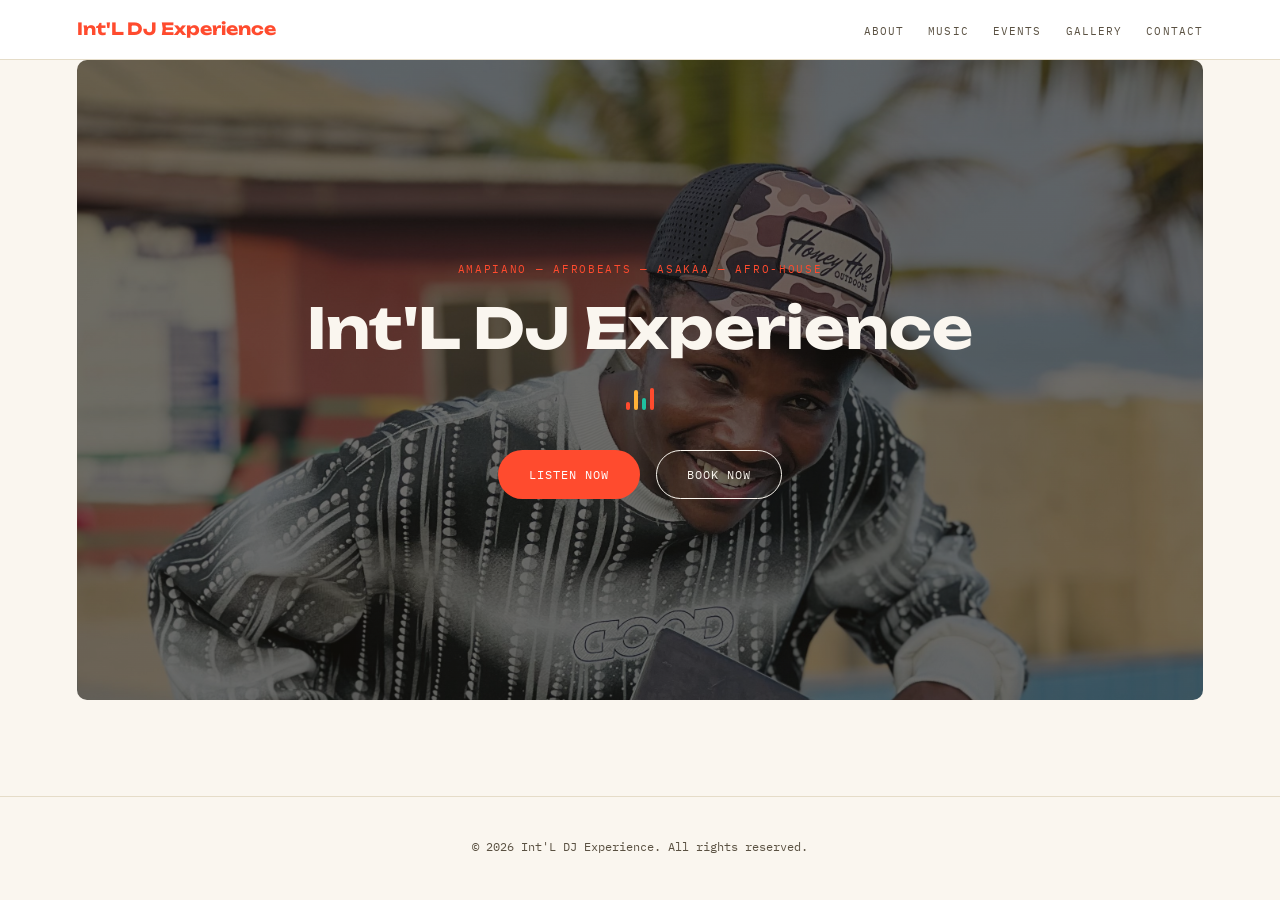
<file: index.html>
<!DOCTYPE html>
<html lang="en">
<head>
  <meta charset="UTF-8">
  <meta name="viewport" content="width=device-width, initial-scale=1.0">
  <title>Int'L DJ Experience</title>
  <meta name="description" content="Int'L DJ Experience — Amapiano, Afrobeats, Asakaa, and Afro-house mixes and live sets from Kumasi, Ghana.">
  <link rel="icon" type="image/png" sizes="32x32" href="images/favicon-32.png">
<link rel="apple-touch-icon" href="images/apple-touch-icon.png">

<meta property="og:title" content="Int'L DJ Experience">
<meta property="og:description" content="Amapiano, Afrobeats, Asakaa, and Afro-house mixes from Kumasi, Ghana.">
<meta property="og:image" content="https://intldjexperience.netlify.app/images/og-image.png">
<meta property="og:url" content="https://intldjexperience.netlify.app">
<meta name="twitter:card" content="summary_large_image">

  <link rel="preconnect" href="https://fonts.googleapis.com">
  <link rel="preconnect" href="https://fonts.gstatic.com" crossorigin>
  <link href="https://fonts.googleapis.com/css2?family=Unbounded:wght@500;600;700;800&family=Manrope:wght@400;500;600;700&family=IBM+Plex+Mono:wght@400;500&display=swap" rel="stylesheet">

  <link rel="stylesheet" href="css/style.css">
</head>
<body>

  <a href="#main-content" class="skip-link">Skip to main content</a>

  <header>
    <nav class="navbar">
            <a href="index.html" class="nav-logo">Int'L DJ Experience</a>
      <button class="nav-toggle" aria-label="Toggle menu" aria-expanded="false">
        <span></span><span></span><span></span>
      </button>
      <ul class="nav-links">
        <li><a href="about.html">About</a></li>
        <li><a href="music.html">Music</a></li>
        <li><a href="events.html">Events</a></li>
        <li><a href="gallery.html">Gallery</a></li>
        <li><a href="contact.html">Contact</a></li>
      </ul>
    </nav>
  </header>

  <main id="main-content">
        <section id="hero">
      <p class="hero-genre">Amapiano — Afrobeats — Asakaa — Afro-house</p>
      <h1 class="hero-title">Int'L DJ Experience</h1>

      <div class="pulse-line">
        <span class="pulse-bar"></span>
        <span class="pulse-bar"></span>
        <span class="pulse-bar"></span>
        <span class="pulse-bar"></span>
      </div>

      <div class="hero-actions">
        <a href="music.html" class="btn btn-primary">Listen now</a>
        <a href="contact.html" class="btn btn-secondary">Book now</a>
      </div>
    </section>
  </main>

  <footer>
    <p>&copy; 2026 Int'L DJ Experience. All rights reserved.</p>
  </footer>
  <script src="js/main.js"></script>
</body>
</html>
</file>
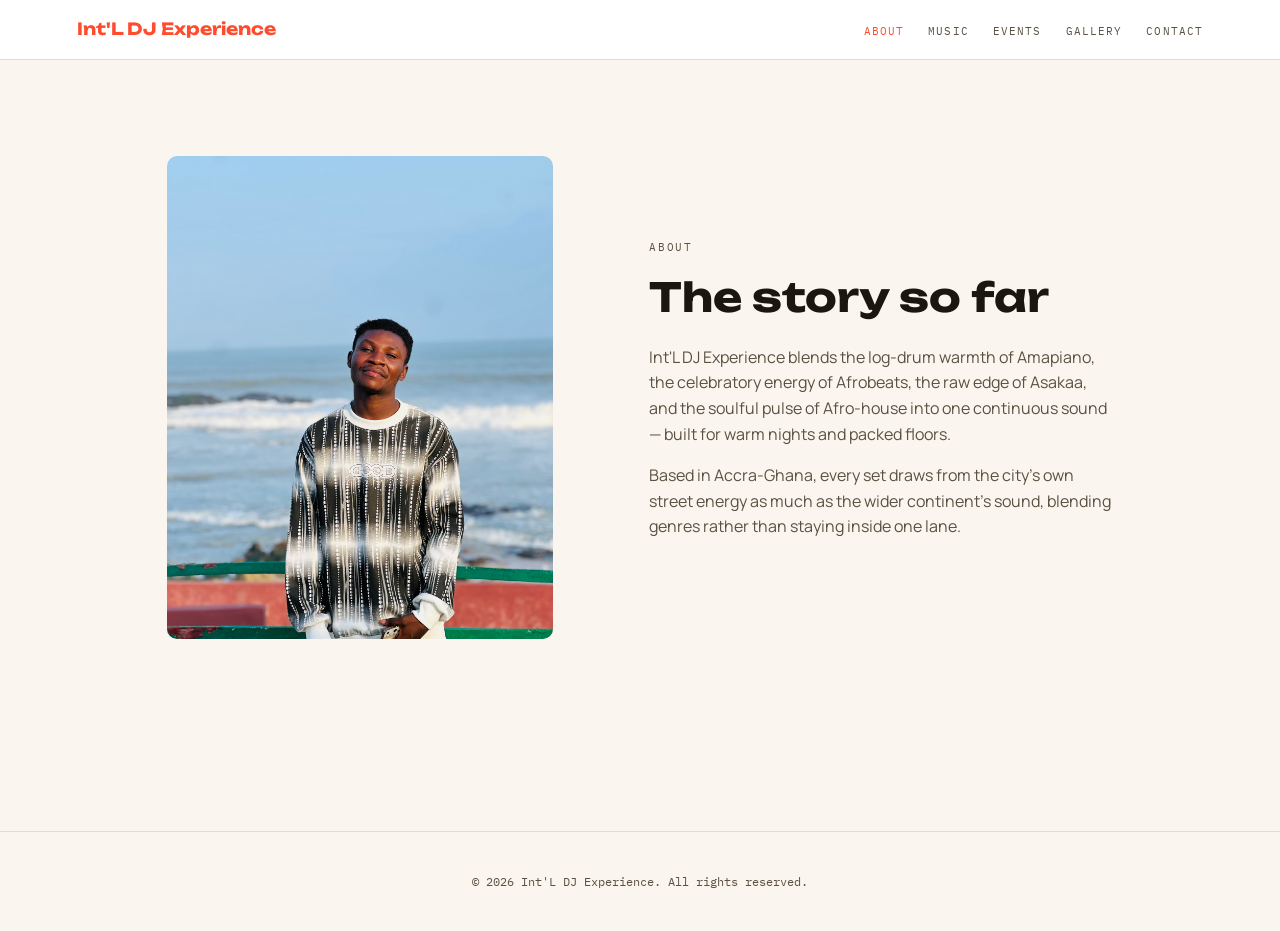
<file: about.html>
<!DOCTYPE html>
<html lang="en">
<head>
  <meta charset="UTF-8">
  <meta name="viewport" content="width=device-width, initial-scale=1.0">
  <title>About — Int'L DJ Experience</title>
  <meta name="description" content="Learn about Int'L DJ Experience, blending Amapiano, Afrobeats, Asakaa, and Afro-house into one continuous sound.">
  <link rel="icon" type="image/png" sizes="32x32" href="images/favicon-32.png">
<link rel="apple-touch-icon" href="images/apple-touch-icon.png">

<meta property="og:title" content="Int'L DJ Experience">
<meta property="og:description" content="Amapiano, Afrobeats, Asakaa, and Afro-house mixes from Kumasi, Ghana.">
<meta property="og:image" content="https://intldjexperience.netlify.app/images/og-image.png">
<meta property="og:url" content="https://intldjexperience.netlify.app">
<meta name="twitter:card" content="summary_large_image">

  <link rel="preconnect" href="https://fonts.googleapis.com">
  <link rel="preconnect" href="https://fonts.gstatic.com" crossorigin>
  <link href="https://fonts.googleapis.com/css2?family=Unbounded:wght@500;600;700;800&family=Manrope:wght@400;500;600;700&family=IBM+Plex+Mono:wght@400;500&display=swap" rel="stylesheet">

  <link rel="stylesheet" href="css/style.css">
</head>
<body>

    <a href="#main-content" class="skip-link">Skip to main content</a>

  <header>
    <nav class="navbar">
      <a href="index.html" class="nav-logo">Int'L DJ Experience</a>
      <ul class="nav-links">
        <li><a href="about.html" class="active">About</a></li>
        <li><a href="music.html">Music</a></li>
        <li><a href="events.html">Events</a></li>
        <li><a href="gallery.html">Gallery</a></li>
        <li><a href="contact.html">Contact</a></li>
      </ul>
    </nav>
  </header>

  <main id="main-content">
    <section class="about-section">
      <div class="about-photo">
  <img src="images/about-my-pic.jpg" alt="Int'L DJ Experience portrait">
</div>

      <div class="about-text">
        <p class="about-eyebrow">About</p>
        <h1>The story so far</h1>
        <p>
          Int'L DJ Experience blends the log-drum warmth of Amapiano, the
          celebratory energy of Afrobeats, the raw edge of Asakaa, and the
          soulful pulse of Afro-house into one continuous sound — built for
          warm nights and packed floors.
        </p>
        <p>
          Based in Accra-Ghana, every set draws from the city's own street energy
          as much as the wider continent's sound, blending genres rather
          than staying inside one lane.
        </p>
      </div>
    </section>
  </main>

  <footer>
    <p>&copy; 2026 Int'L DJ Experience. All rights reserved.</p>
  </footer>

</body>
</html>
</file>
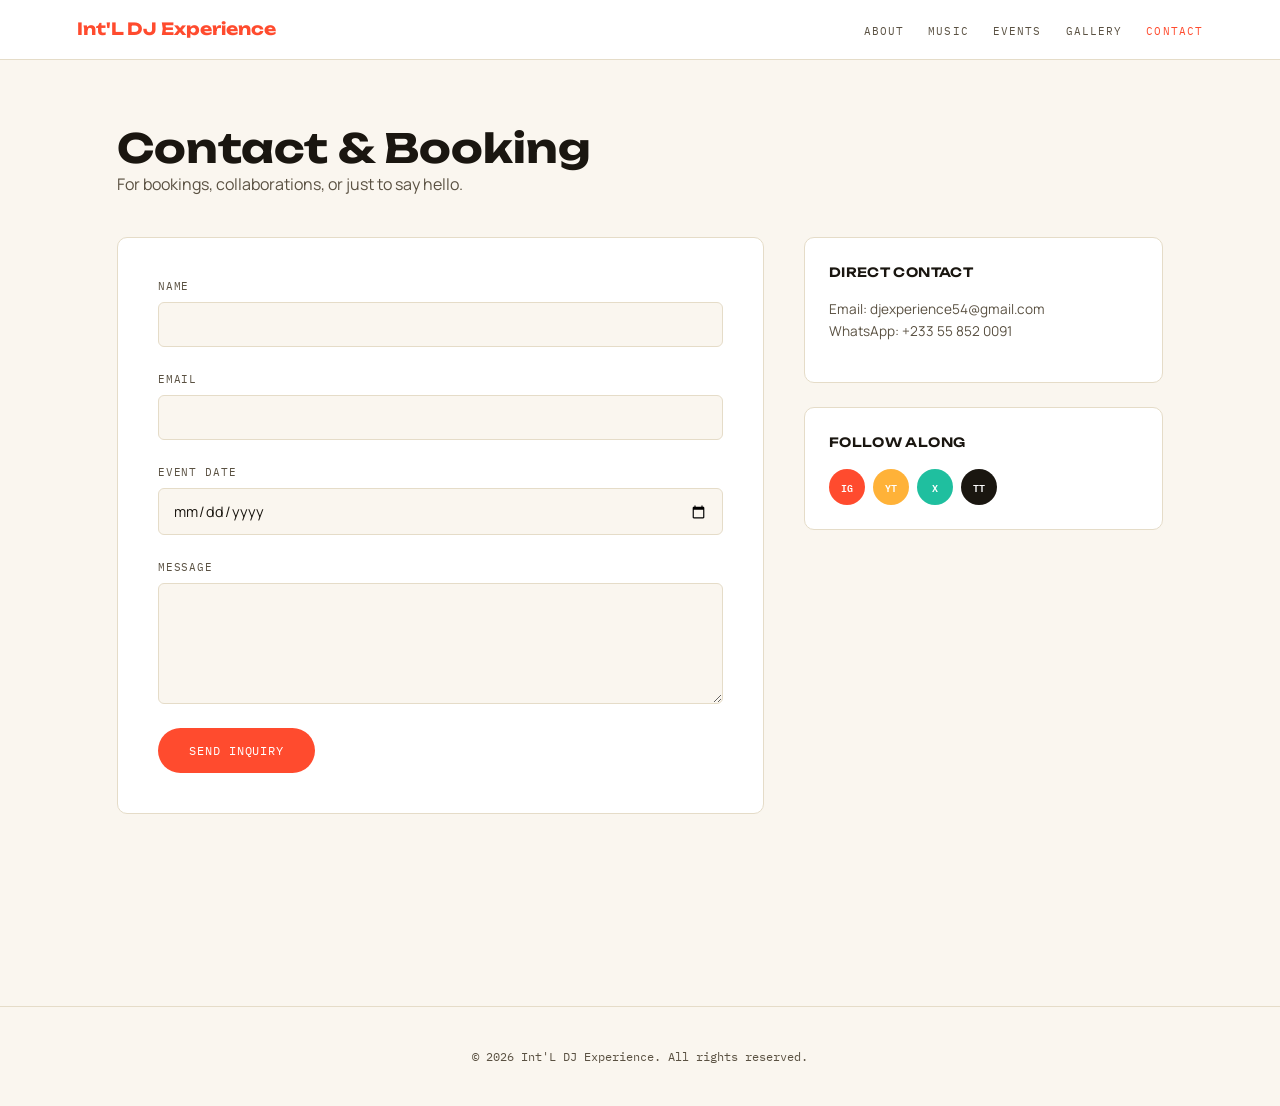
<file: contact.html>
<!DOCTYPE html>
<html lang="en">
<head>
  <meta charset="UTF-8">
  <meta name="viewport" content="width=device-width, initial-scale=1.0">
  <title>Contact — Int'L DJ Experience</title>
  <meta name="description" content="Stream and download the latest Amapiano, Afrobeats, Asakaa, and Afro-house mixtapes from Int'L DJ Experience.">
  <link rel="icon" type="image/png" sizes="32x32" href="images/favicon-32.png">
<link rel="apple-touch-icon" href="images/apple-touch-icon.png">

<meta property="og:title" content="Int'L DJ Experience">
<meta property="og:description" content="Amapiano, Afrobeats, Asakaa, and Afro-house mixes from Kumasi, Ghana.">
<meta property="og:image" content="https://intldjexperience.netlify.app/images/og-image.png">
<meta property="og:url" content="https://intldjexperience.netlify.app">
<meta name="twitter:card" content="summary_large_image">

  <link rel="preconnect" href="https://fonts.googleapis.com">
  <link rel="preconnect" href="https://fonts.gstatic.com" crossorigin>
  <link href="https://fonts.googleapis.com/css2?family=Unbounded:wght@500;600;700;800&family=Manrope:wght@400;500;600;700&family=IBM+Plex+Mono:wght@400;500&display=swap" rel="stylesheet">

  <link rel="stylesheet" href="css/style.css">
</head>
<body>

  <a href="#main-content" class="skip-link">Skip to main content</a>

  <header>
    <nav class="navbar">
      <a href="index.html" class="nav-logo">Int'L DJ Experience</a>
      <button class="nav-toggle" aria-label="Toggle menu" aria-expanded="false">
        <span></span><span></span><span></span>
      </button>
      <ul class="nav-links">
        <li><a href="about.html">About</a></li>
        <li><a href="music.html">Music</a></li>
        <li><a href="events.html">Events</a></li>
        <li><a href="gallery.html">Gallery</a></li>
        <li><a href="contact.html" class="active">Contact</a></li>
      </ul>
    </nav>
  </header>

  <main id="main-content">
    <div class="page-wrap">

      <h1>Contact &amp; Booking</h1>
      <p class="section-intro">For bookings, collaborations, or just to say hello.</p>

      <div class="contact-grid">

        <form class="booking-form" action="https://formspree.io/f/xeaqeeda" method="POST">

  <input type="hidden" name="_next" value="https://intldjexperience.netlify.app/thank-you.html">

          <div class="form-field">
            <label for="name">Name</label>
            <input type="text" id="name" name="name" required>
          </div>

          <div class="form-field">
            <label for="email">Email</label>
            <input type="email" id="email" name="email" required>
          </div>

          <div class="form-field">
            <label for="event-date">Event date</label>
            <input type="date" id="event-date" name="event-date">
          </div>

          <div class="form-field">
            <label for="message">Message</label>
            <textarea id="message" name="message" rows="5" required></textarea>
          </div>

          <button type="submit" class="btn btn-primary">Send inquiry</button>

        </form>

        <aside class="hub-sidebar">
          <div class="sidebar-card">
            <p class="sidebar-title">Direct contact</p>
            <p class="sidebar-text">
              Email: djexperience54@gmail.com<br>
              WhatsApp: +233 55 852 0091
            </p>
          </div>

          <div class="sidebar-card">
            <p class="sidebar-title">Follow along</p>
            <div class="social-row">
              <a href="#" class="social-dot social-dot--ig">IG</a>
              <a href="#" class="social-dot social-dot--yt">YT</a>
              <a href="#" class="social-dot social-dot--x">X</a>
              <a href="#" class="social-dot social-dot--tt">TT</a>
            </div>
          </div>
        </aside>

      </div>
    </div>
  </main>

  <footer>
    <p>&copy; 2026 Int'L DJ Experience. All rights reserved.</p>
  </footer>

  <script src="js/main.js"></script>
</body>
</html>
</file>
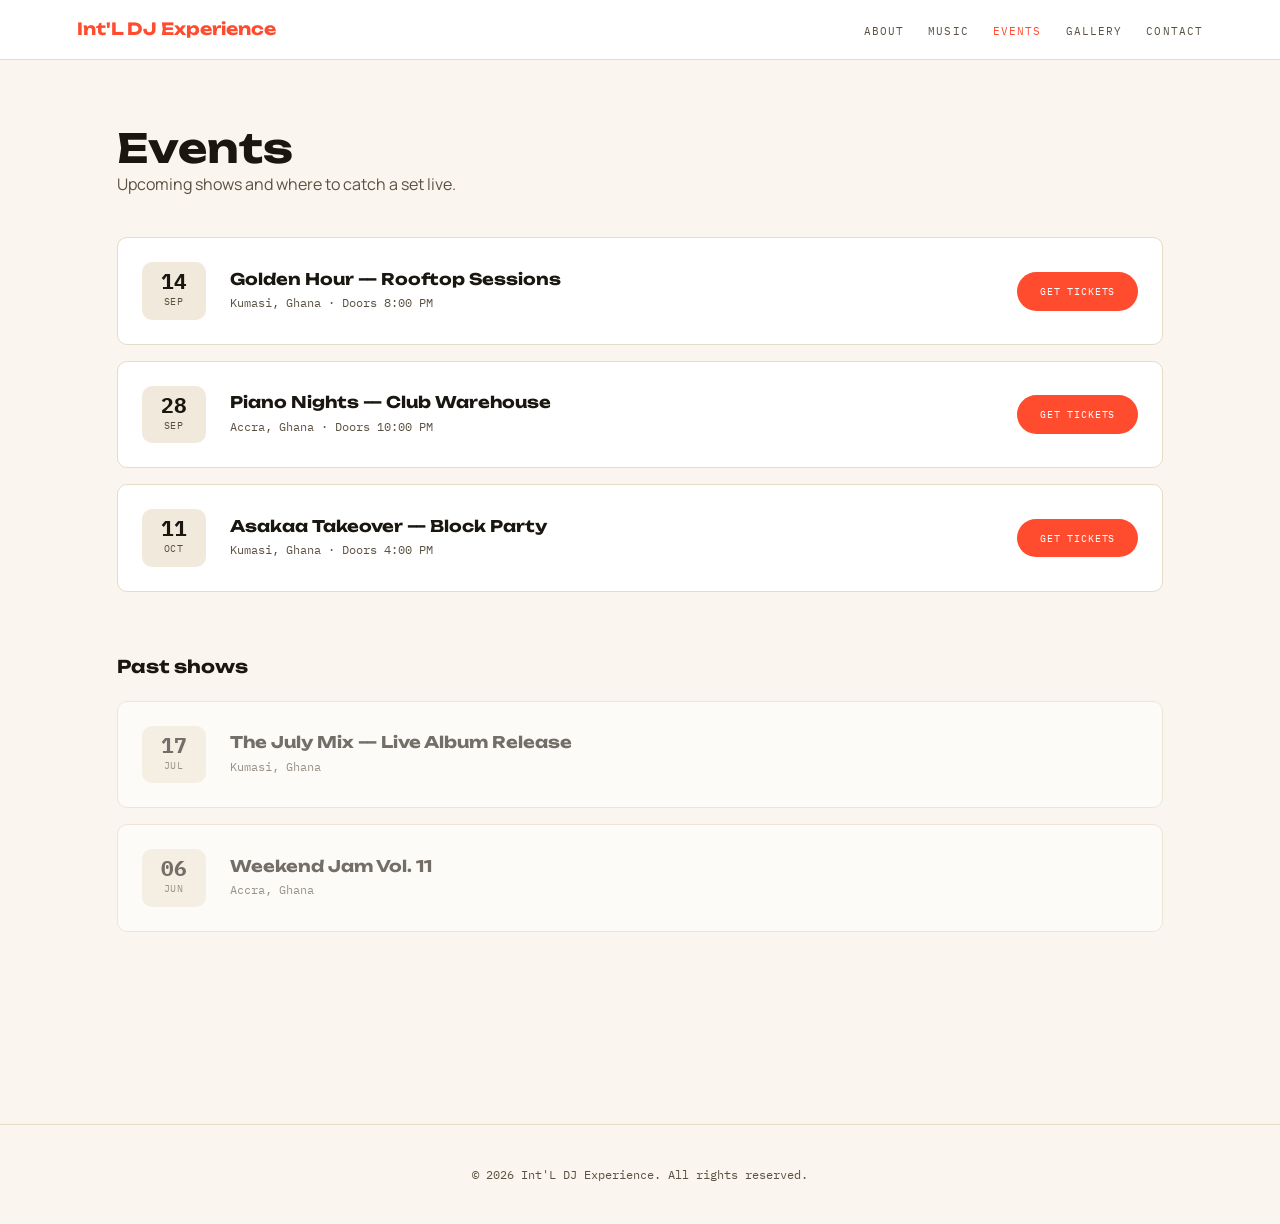
<file: events.html>
<!DOCTYPE html>
<html lang="en">
<head>
  <meta charset="UTF-8">
  <meta name="viewport" content="width=device-width, initial-scale=1.0">
  <title>Events — Int'L DJ Experience</title>
  <meta name="description" content="Stream and download the latest Amapiano, Afrobeats, Asakaa, and Afro-house mixtapes from Int'L DJ Experience.">
  <link rel="icon" type="image/png" sizes="32x32" href="images/favicon-32.png">
<link rel="apple-touch-icon" href="images/apple-touch-icon.png">

<meta property="og:title" content="Int'L DJ Experience">
<meta property="og:description" content="Amapiano, Afrobeats, Asakaa, and Afro-house mixes from Kumasi, Ghana.">
<meta property="og:image" content="https://intldjexperience.netlify.app/images/og-image.png">
<meta property="og:url" content="https://intldjexperience.netlify.app">
<meta name="twitter:card" content="summary_large_image">

  <link rel="preconnect" href="https://fonts.googleapis.com">
  <link rel="preconnect" href="https://fonts.gstatic.com" crossorigin>
  <link href="https://fonts.googleapis.com/css2?family=Unbounded:wght@500;600;700;800&family=Manrope:wght@400;500;600;700&family=IBM+Plex+Mono:wght@400;500&display=swap" rel="stylesheet">

  <link rel="stylesheet" href="css/style.css">
</head>
<body>

  <a href="#main-content" class="skip-link">Skip to main content</a>

  <header>
    <nav class="navbar">
      <a href="index.html" class="nav-logo">Int'L DJ Experience</a>
      <ul class="nav-links">
        <li><a href="about.html">About</a></li>
        <li><a href="music.html">Music</a></li>
        <li><a href="events.html" class="active">Events</a></li>
        <li><a href="gallery.html">Gallery</a></li>
        <li><a href="contact.html">Contact</a></li>
      </ul>
    </nav>
  </header>

  <main id="main-content">
    <div class="page-wrap">

      <h1>Events</h1>
      <p class="section-intro">Upcoming shows and where to catch a set live.</p>

      <div class="event-list">

        <article class="event-row">
          <time class="event-date" datetime="2026-09-14">
            <span class="event-day">14</span>
            <span class="event-month">Sep</span>
          </time>
          <div class="event-details">
            <h2 class="event-title">Golden Hour — Rooftop Sessions</h2>
            <p class="event-meta">Kumasi, Ghana · Doors 8:00 PM</p>
          </div>
          <a href="#" class="btn btn-primary btn-small">Get tickets</a>
        </article>

        <article class="event-row">
          <time class="event-date" datetime="2026-09-28">
            <span class="event-day">28</span>
            <span class="event-month">Sep</span>
          </time>
          <div class="event-details">
            <h2 class="event-title">Piano Nights — Club Warehouse</h2>
            <p class="event-meta">Accra, Ghana · Doors 10:00 PM</p>
          </div>
          <a href="#" class="btn btn-primary btn-small">Get tickets</a>
        </article>

        <article class="event-row">
          <time class="event-date" datetime="2026-10-11">
            <span class="event-day">11</span>
            <span class="event-month">Oct</span>
          </time>
          <div class="event-details">
            <h2 class="event-title">Asakaa Takeover — Block Party</h2>
            <p class="event-meta">Kumasi, Ghana · Doors 4:00 PM</p>
          </div>
          <a href="#" class="btn btn-primary btn-small">Get tickets</a>
        </article>

      </div>

      <h2 class="section-subhead">Past shows</h2>

      <div class="event-list event-list--past">

        <article class="event-row event-row--past">
          <time class="event-date" datetime="2026-07-17">
            <span class="event-day">17</span>
            <span class="event-month">Jul</span>
          </time>
          <div class="event-details">
            <h2 class="event-title">The July Mix — Live Album Release</h2>
            <p class="event-meta">Kumasi, Ghana</p>
          </div>
        </article>

        <article class="event-row event-row--past">
          <time class="event-date" datetime="2026-06-06">
            <span class="event-day">06</span>
            <span class="event-month">Jun</span>
          </time>
          <div class="event-details">
            <h2 class="event-title">Weekend Jam Vol. 11</h2>
            <p class="event-meta">Accra, Ghana</p>
          </div>
        </article>

      </div>

    </div>
  </main>

  <footer>
    <p>&copy; 2026 Int'L DJ Experience. All rights reserved.</p>
  </footer>

</body>
</html>
</file>
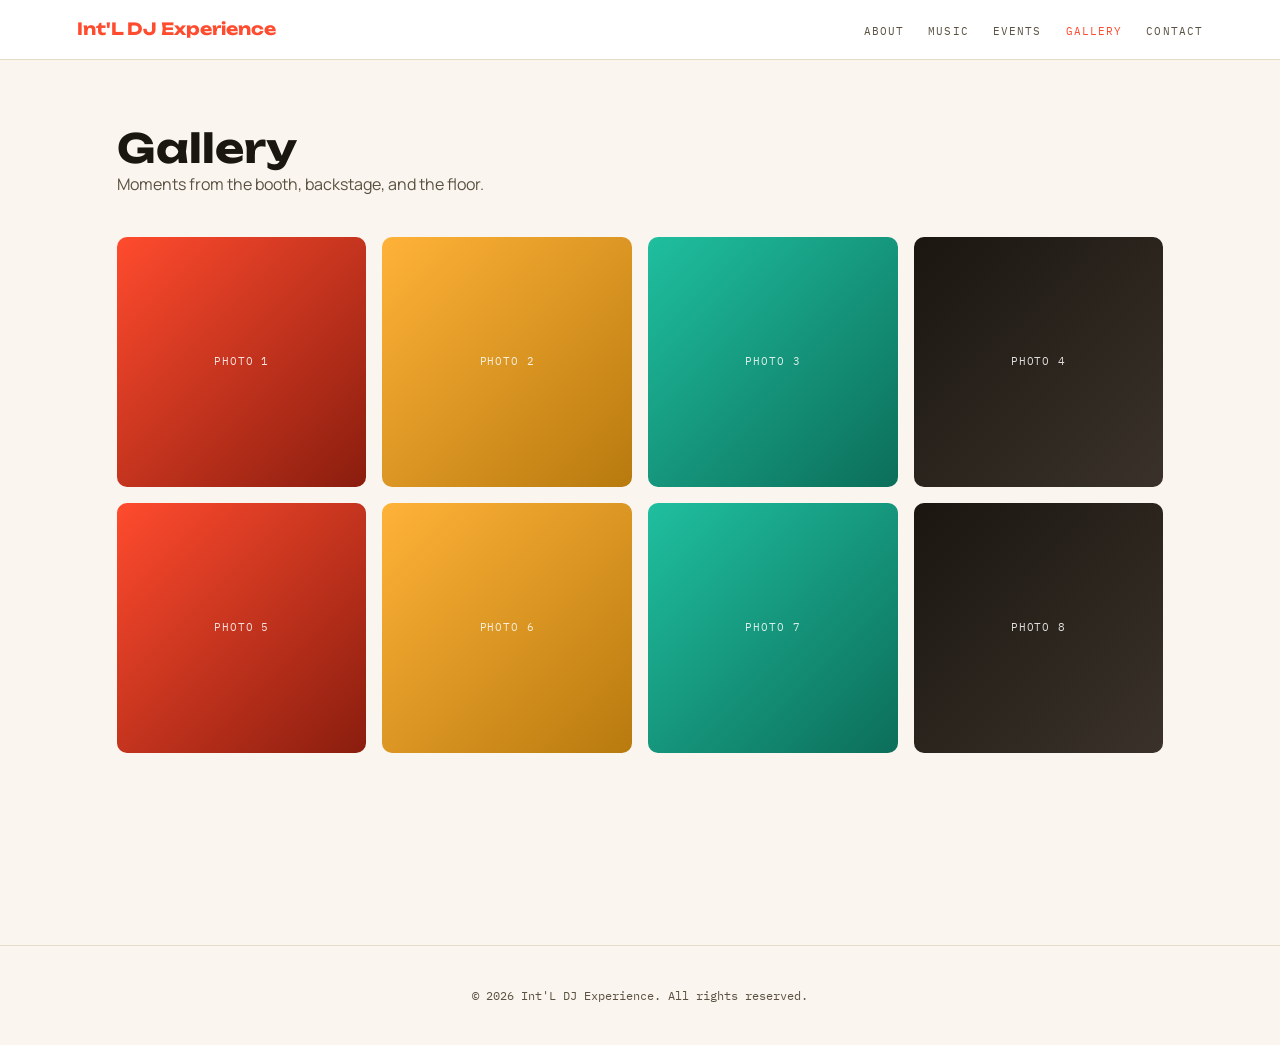
<file: gallery.html>
<!DOCTYPE html>
<html lang="en">
<head>
  <meta charset="UTF-8">
  <meta name="viewport" content="width=device-width, initial-scale=1.0">
  <title>Gallery — Int'L DJ Experience</title>
  <meta name="description" content="Stream and download the latest Amapiano, Afrobeats, Asakaa, and Afro-house mixtapes from Int'L DJ Experience.">
  <link rel="icon" type="image/png" sizes="32x32" href="images/favicon-32.png">
<link rel="apple-touch-icon" href="images/apple-touch-icon.png">

<meta property="og:title" content="Int'L DJ Experience">
<meta property="og:description" content="Amapiano, Afrobeats, Asakaa, and Afro-house mixes from Kumasi, Ghana.">
<meta property="og:image" content="https://intldjexperience.netlify.app/images/og-image.png">
<meta property="og:url" content="https://intldjexperience.netlify.app">
<meta name="twitter:card" content="summary_large_image">

  <link rel="preconnect" href="https://fonts.googleapis.com">
  <link rel="preconnect" href="https://fonts.gstatic.com" crossorigin>
  <link href="https://fonts.googleapis.com/css2?family=Unbounded:wght@500;600;700;800&family=Manrope:wght@400;500;600;700&family=IBM+Plex+Mono:wght@400;500&display=swap" rel="stylesheet">

  <link rel="stylesheet" href="css/style.css">
</head>
<body>

  <a href="#main-content" class="skip-link">Skip to main content</a>

  <header>
    <nav class="navbar">
      <a href="index.html" class="nav-logo">Int'L DJ Experience</a>
      <button class="nav-toggle" aria-label="Toggle menu" aria-expanded="false">
        <span></span><span></span><span></span>
      </button>
      <ul class="nav-links">
        <li><a href="about.html">About</a></li>
        <li><a href="music.html">Music</a></li>
        <li><a href="events.html">Events</a></li>
        <li><a href="gallery.html" class="active">Gallery</a></li>
        <li><a href="contact.html">Contact</a></li>
      </ul>
    </nav>
  </header>

  <main id="main-content">
    <div class="page-wrap">

      <h1>Gallery</h1>
      <p class="section-intro">Moments from the booth, backstage, and the floor.</p>

      <div class="gallery-grid">
        <div class="gallery-item gallery-item--1"><span class="gallery-label">Photo 1</span></div>
        <div class="gallery-item gallery-item--2"><span class="gallery-label">Photo 2</span></div>
        <div class="gallery-item gallery-item--3"><span class="gallery-label">Photo 3</span></div>
        <div class="gallery-item gallery-item--4"><span class="gallery-label">Photo 4</span></div>
        <div class="gallery-item gallery-item--5"><span class="gallery-label">Photo 5</span></div>
        <div class="gallery-item gallery-item--6"><span class="gallery-label">Photo 6</span></div>
        <div class="gallery-item gallery-item--7"><span class="gallery-label">Photo 7</span></div>
        <div class="gallery-item gallery-item--8"><span class="gallery-label">Photo 8</span></div>
      </div>

      <div class="lightbox" hidden>
        <button class="lightbox-close" aria-label="Close photo view">&times;</button>
        <div class="lightbox-media"></div>
      </div>

    </div>
  </main>

  <footer>
    <p>&copy; 2026 Int'L DJ Experience. All rights reserved.</p>
  </footer>

  <script src="js/main.js"></script>
</body>
</html>
</file>
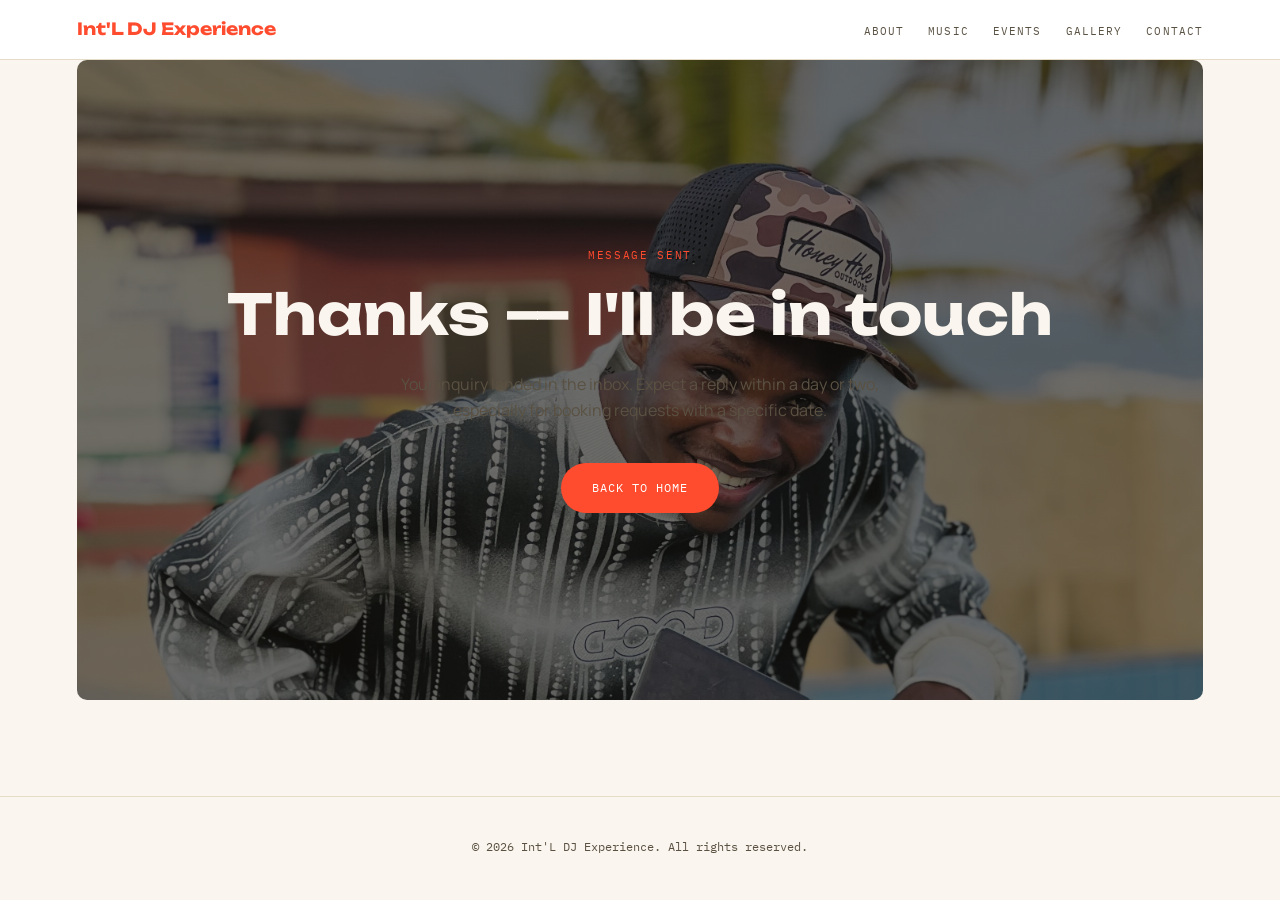
<file: thank-you.html>
<!DOCTYPE html>
<html lang="en">
<head>
  <meta charset="UTF-8">
  <meta name="viewport" content="width=device-width, initial-scale=1.0">
  <title>Thanks — Int'L DJ Experience</title>
  <meta name="description" content="Stream and download the latest Amapiano, Afrobeats, Asakaa, and Afro-house mixtapes from Int'L DJ Experience.">
  <link rel="icon" type="image/png" sizes="32x32" href="images/favicon-32.png">
<link rel="apple-touch-icon" href="images/apple-touch-icon.png">

<meta property="og:title" content="Int'L DJ Experience">
<meta property="og:description" content="Amapiano, Afrobeats, Asakaa, and Afro-house mixes from Kumasi, Ghana.">
<meta property="og:image" content="https://intldjexperience.netlify.app/images/og-image.png">
<meta property="og:url" content="https://intldjexperience.netlify.app">
<meta name="twitter:card" content="summary_large_image">

  <link rel="preconnect" href="https://fonts.googleapis.com">
  <link rel="preconnect" href="https://fonts.gstatic.com" crossorigin>
  <link href="https://fonts.googleapis.com/css2?family=Unbounded:wght@500;600;700;800&family=Manrope:wght@400;500;600;700&family=IBM+Plex+Mono:wght@400;500&display=swap" rel="stylesheet">

  <link rel="stylesheet" href="css/style.css">
</head>
<body>

  <a href="#main-content" class="skip-link">Skip to main content</a>

  <header>
    <nav class="navbar">
      <a href="index.html" class="nav-logo">Int'L DJ Experience</a>
      <button class="nav-toggle" aria-label="Toggle menu" aria-expanded="false">
        <span></span><span></span><span></span>
      </button>
      <ul class="nav-links">
        <li><a href="about.html">About</a></li>
        <li><a href="music.html">Music</a></li>
        <li><a href="events.html">Events</a></li>
        <li><a href="gallery.html">Gallery</a></li>
        <li><a href="contact.html">Contact</a></li>
      </ul>
    </nav>
  </header>

  <main id="main-content">
    <section id="hero" class="thanks-section">
      <p class="hero-genre">Message sent</p>
      <h1 class="hero-title">Thanks — I'll be in touch</h1>
      <p class="thanks-text">
        Your inquiry landed in the inbox. Expect a reply within a day or two,
        especially for booking requests with a specific date.
      </p>
      <a href="index.html" class="btn btn-primary">Back to home</a>
    </section>
  </main>

  <footer>
    <p>&copy; 2026 Int'L DJ Experience. All rights reserved.</p>
  </footer>

  <script src="js/main.js"></script>
</body>
</html>
</file>
<file: css/style.css>
/* ==========================================================================
   DESIGN TOKENS
   Single source of truth for colors, fonts, and spacing.
   Reference these everywhere instead of hardcoding values.
   ========================================================================== */
:root {
  /* Colors */
  --color-paper: #FAF6EF;
  --color-paper-alt: #F1EADC;
  --color-ink: #1A1610;
  --color-ink-dim: #5A5142;
  --color-ember: #FF4B2E;
  --color-ember-text: #D93A1F;
  --color-gold: #FFB238;
  --color-teal: #1FBF9F;
  --color-border: #E5DCC8;

  /* Fonts */
  --font-display: 'Unbounded', sans-serif;
  --font-body: 'Manrope', sans-serif;
  --font-mono: 'IBM Plex Mono', monospace;

  /* Spacing scale (8px base) */
  --space-xs: 8px;
  --space-sm: 16px;
  --space-md: 24px;
  --space-lg: 40px;
  --space-xl: 64px;
  --space-2xl: 96px;

  /* Shape */
  --radius: 10px;
  --radius-pill: 100px;
}

/* ==========================================================================
   ACCESSIBILITY UTILITIES
   ========================================================================== */

.skip-link {
  position: absolute;
  top: -100px;
  left: var(--space-sm);
  background-color: var(--color-ink);
  color: #ffffff;
  padding: 12px 20px;
  border-radius: 0 0 6px 6px;
  font-family: var(--font-mono);
  font-size: 0.8rem;
  z-index: 200;
  transition: top 0.2s ease;
}

.skip-link:focus {
  top: 0;
}

.visually-hidden {
  position: absolute;
  width: 1px;
  height: 1px;
  padding: 0;
  margin: -1px;
  overflow: hidden;
  clip: rect(0, 0, 0, 0);
  white-space: nowrap;
  border: 0;
}

/* ==========================================================================
   RESET
   ========================================================================== */
* {
  margin: 0;
  padding: 0;
  box-sizing: border-box;
}

ul {
  list-style: none;
}

a {
  text-decoration: none;
  color: inherit;
}

img {
  max-width: 100%;
  display: block;
}

/* ==========================================================================
   BASE TYPOGRAPHY
   ========================================================================== */
body {
  font-family: var(--font-body);
  background-color: var(--color-paper);
  color: var(--color-ink);
  line-height: 1.6;
}

h1, h2, h3 {
  font-family: var(--font-display);
  font-weight: 700;
  line-height: 1.2;
}

h1 {
  font-size: 2.5rem;
}

h2 {
  font-size: 1.75rem;
}

/* ==========================================================================
   NAVBAR
   ========================================================================== */
.navbar {
  display: flex;
  justify-content: space-between;
  align-items: center;
  padding: var(--space-sm) 6vw;
  background-color: #ffffff;
  border-bottom: 1px solid var(--color-border);
}

.nav-logo {
  font-family: var(--font-display);
  font-weight: 700;
  font-size: 1.05rem;
  color: var(--color-ember);
}

.nav-links {
  display: flex;
  gap: var(--space-md);
}

.nav-links a {
  font-family: var(--font-mono);
  font-size: 0.7rem;
  letter-spacing: 0.1em;
  text-transform: uppercase;
  color: var(--color-ink-dim);
}

.nav-links a:hover {
  color: var(--color-ember);
}

/* ==========================================================================
   FOOTER
   ========================================================================== */
footer {
  text-align: center;
  padding: var(--space-lg) var(--space-sm);
  font-family: var(--font-mono);
  font-size: 0.75rem;
  color: var(--color-ink-dim);
  border-top: 1px solid var(--color-border);
  margin-top: var(--space-2xl);
}

/* ==========================================================================
   HERO
   ========================================================================== */
#hero {
  display: flex;
  flex-direction: column;
  align-items: center;
  justify-content: center;
  text-align: center;
  padding: var(--space-2xl) var(--space-md);
  margin: 0 6vw;
  border-radius: var(--radius);
  min-height: 640px;
  background-image: linear-gradient(rgba(20, 17, 12, 0.6), rgba(20, 17, 12, 0.6)), url('../images/hero-pic.jpg');
  background-size: cover;
  background-position: center 5%;
  color: var(--color-paper);
}

#hero .hero-title {
  color: var(--color-paper);
}

#hero .btn-secondary {
  color: var(--color-paper);
  border-color: var(--color-paper);
}

.hero-genre {
  font-family: var(--font-mono);
  font-size: 0.7rem;
  letter-spacing: 0.15em;
  text-transform: uppercase;
  color: var(--color-ember);
  margin-bottom: var(--space-sm);
}

.hero-title {
  font-size: 3.5rem;
  margin-bottom: var(--space-md);
}

.pulse-line {
  display: flex;
  justify-content: center;
  align-items: flex-end;
  gap: 4px;
  height: 24px;
  margin-bottom: var(--space-lg);
}

.pulse-bar {
  width: 4px;
  border-radius: 2px;
  animation: pulse 1.2s ease-in-out infinite;
}

.pulse-bar:nth-child(1) { height: 8px;  background-color: var(--color-ember); animation-delay: 0s; }
.pulse-bar:nth-child(2) { height: 20px; background-color: var(--color-gold);  animation-delay: 0.15s; }
.pulse-bar:nth-child(3) { height: 12px; background-color: var(--color-teal);  animation-delay: 0.3s; }
.pulse-bar:nth-child(4) { height: 22px; background-color: var(--color-ember); animation-delay: 0.45s; }

@keyframes pulse {
  0%, 100% { transform: scaleY(0.4); }
  50%      { transform: scaleY(1); }
}

.hero-actions {
  display: flex;
  gap: var(--space-sm);
}

.btn {
  font-family: var(--font-mono);
  font-size: 0.75rem;
  letter-spacing: 0.08em;
  text-transform: uppercase;
  padding: 14px 30px;
  border-radius: var(--radius-pill);
  border: 1px solid transparent;
  cursor: pointer;
  transition: opacity 0.15s ease;
}

.btn:hover {
  opacity: 0.85;
}

.btn-primary {
  background-color: var(--color-ember);
  color: #ffffff;
}

.btn-secondary {
  background-color: transparent;
  color: var(--color-ink);
  border-color: var(--color-ink);
}

@media (max-width: 700px) {
  .navbar {
    flex-wrap: wrap;
    gap: var(--space-sm);
  }

  .nav-links {
    flex-wrap: wrap;
    justify-content: center;
    width: 100%;
    gap: var(--space-sm);
  }

  .hero-title {
    font-size: 2.25rem;
  }

  .hero-genre {
    font-size: 0.6rem;
    letter-spacing: 0.1em;
  }

    #hero {
    padding: var(--space-xl) var(--space-sm);
    margin: 0 4vw;
    min-height: 480px;
    background-position: center top;
  }

  .hero-actions {
    flex-direction: column;
    width: 100%;
    max-width: 320px;
  }

  .btn {
    width: 100%;
    text-align: center;
  }
}

/* ==========================================================================
   NAV — active page indicator
   ========================================================================== */
.nav-links a.active {
  color: var(--color-ember);
}

/* ==========================================================================
   ABOUT PAGE
   ========================================================================== */
.about-section {
  display: flex;
  align-items: center;
  gap: var(--space-2xl);
  padding: var(--space-2xl) 6vw;
  max-width: 1100px;
  margin: 0 auto;
}

.about-photo {
  flex: 1;
  aspect-ratio: 4 / 5;
  background-color: var(--color-paper-alt);
  border-radius: var(--radius);
  overflow: hidden;
}

.about-photo img {
  width: 100%;
  height: 100%;
  object-fit: cover;
}

.about-text {
  flex: 1.2;
}

.about-eyebrow {
  font-family: var(--font-mono);
  font-size: 0.7rem;
  letter-spacing: 0.15em;
  text-transform: uppercase;
  color: var(--color-ember);
  margin-bottom: var(--space-xs);
}

.about-text h1 {
  margin-bottom: var(--space-md);
}

.about-text p {
  color: var(--color-ink-dim);
  margin-bottom: var(--space-sm);
  max-width: 55ch;
}

@media (max-width: 700px) {
  .about-section {
    flex-direction: column;
    padding: var(--space-xl) var(--space-sm);
  }

  .about-photo {
    width: 100%;
    aspect-ratio: 4 / 3;
  }
}

/* ==========================================================================
   PAGE WRAPPER
   ========================================================================== */
.page-wrap {
  max-width: 1200px;
  margin: 0 auto;
  padding: var(--space-xl) 6vw var(--space-2xl);
}

.music-header {
  display: flex;
  align-items: center;
  justify-content: space-between;
  margin-bottom: var(--space-lg);
  gap: var(--space-md);
}

.search-input {
  font-family: var(--font-body);
  font-size: 0.85rem;
  padding: 10px 18px;
  border: 1px solid var(--color-border);
  border-radius: var(--radius-pill);
  background-color: #ffffff;
  color: var(--color-ink);
  min-width: 240px;
}

.search-input:focus {
  outline: 2px solid var(--color-ember);
  outline-offset: 2px;
}

/* ==========================================================================
   HUB LAYOUT
   ========================================================================== */
.hub-grid {
  display: grid;
  grid-template-columns: 2.4fr 1fr;
  gap: var(--space-lg);
  align-items: start;
}

.featured {
  border: 1px solid var(--color-border);
  border-radius: var(--radius);
  overflow: hidden;
  background-color: #ffffff;
  margin-bottom: var(--space-xl);
}

.featured-img {
  height: 280px;
  position: relative;
}

.featured-img img {
  width: 100%;
  height: 100%;
  object-fit: cover;
  object-position: center top;
}

.featured-img--amapiano { background: linear-gradient(135deg, var(--color-gold), #B87A0E); }

.featured-badge {
  position: absolute;
  top: 16px;
  left: 16px;
  background-color: var(--color-ink);
  color: var(--color-paper);
  font-family: var(--font-mono);
  font-size: 0.65rem;
  letter-spacing: 0.08em;
  text-transform: uppercase;
  padding: 6px 12px;
  border-radius: var(--radius-pill);
}

.featured-body {
  padding: var(--space-md) var(--space-lg) var(--space-lg);
}

.featured-eyebrow {
  font-family: var(--font-mono);
  font-size: 0.7rem;
  letter-spacing: 0.06em;
  text-transform: uppercase;
  color: var(--color-ember);
  margin-bottom: var(--space-xs);
}

.featured-title {
  font-size: 1.5rem;
  margin-bottom: var(--space-sm);
}

.featured-meta {
  font-family: var(--font-mono);
  font-size: 0.75rem;
  color: var(--color-ink-dim);
  margin-bottom: var(--space-md);
}

.btn-small {
  padding: 10px 22px;
  font-size: 0.65rem;
  display: inline-block;
}

.grid-label-row {
  margin-bottom: var(--space-md);
}

.grid-title {
  font-size: 1.2rem;
}

.mix-grid {
  display: grid;
  grid-template-columns: repeat(3, 1fr);
  gap: var(--space-md);
  margin-bottom: var(--space-lg);
}

.mix-card {
  border: 1px solid var(--color-border);
  border-radius: var(--radius);
  overflow: hidden;
  background-color: #ffffff;
}

.mix-art {
  height: 140px;
  position: relative;
}

.mix-art img {
  width: 100%;
  height: 100%;
  object-fit: cover;
}

.mix-art--amapiano  { background: linear-gradient(135deg, var(--color-gold), #B87A0E); }
.mix-art--afrohouse { background: linear-gradient(135deg, var(--color-teal), #0C6E5A); }
.mix-art--asakaa,
.mix-art--afrobeats  { background: linear-gradient(135deg, var(--color-ember), #8A1D0E); }

.mix-tag {
  position: absolute;
  top: 12px;
  left: 12px;
  color: var(--color-ink);
  font-family: var(--font-mono);
  font-size: 0.6rem;
  font-weight: 600;
  letter-spacing: 0.06em;
  text-transform: uppercase;
  padding: 5px 10px;
  border-radius: var(--radius-pill);
}

.mix-tag--amapiano  { background-color: var(--color-gold); }
.mix-tag--afrohouse { background-color: var(--color-teal); }
.mix-tag--asakaa,
.mix-tag--afrobeats  { background-color: var(--color-ember); color: #ffffff; }

.mix-info {
  padding: var(--space-sm) var(--space-md) var(--space-md);
}

.mix-title {
  font-size: 0.9rem;
  font-weight: 700;
  margin-bottom: 4px;
}

.mix-meta {
  font-family: var(--font-mono);
  font-size: 0.7rem;
  color: var(--color-ink-dim);
  margin-bottom: var(--space-sm);
}

.download-link {
  font-family: var(--font-mono);
  font-size: 0.65rem;
  letter-spacing: 0.06em;
  text-transform: uppercase;
  color: var(--color-ember);
  border-bottom: 1px solid var(--color-ember);
  padding-bottom: 1px;
}

.load-more {
  display: flex;
  justify-content: center;
}

.btn-outline {
  font-family: var(--font-mono);
  font-size: 0.75rem;
  letter-spacing: 0.08em;
  text-transform: uppercase;
  padding: 14px 32px;
  border-radius: var(--radius-pill);
  border: 1px solid var(--color-ink);
  background-color: transparent;
  color: var(--color-ink);
  cursor: pointer;
}

.sidebar-card {
  background-color: #ffffff;
  border: 1px solid var(--color-border);
  border-radius: var(--radius);
  padding: var(--space-md);
  margin-bottom: var(--space-md);
}

.sidebar-title {
  font-family: var(--font-display);
  font-weight: 600;
  font-size: 0.8rem;
  text-transform: uppercase;
  letter-spacing: 0.03em;
  margin-bottom: var(--space-sm);
}

.sidebar-text {
  font-size: 0.85rem;
  color: var(--color-ink-dim);
  margin-bottom: var(--space-sm);
}

.social-row {
  display: flex;
  gap: var(--space-xs);
}

.social-dot {
  width: 36px;
  height: 36px;
  border-radius: 50%;
  display: flex;
  align-items: center;
  justify-content: center;
  font-family: var(--font-mono);
  font-size: 0.65rem;
  font-weight: 600;
  color: #ffffff;
}

.social-dot--ig { background-color: var(--color-ember); }
.social-dot--yt { background-color: var(--color-gold); }
.social-dot--x  { background-color: var(--color-teal); }
.social-dot--tt { background-color: var(--color-ink); }

.tag-cloud {
  display: flex;
  flex-wrap: wrap;
  gap: var(--space-xs);
}

.tag-pill {
  font-family: var(--font-mono);
  font-size: 0.7rem;
  padding: 7px 12px;
  border-radius: var(--radius-pill);
  border: 1px solid var(--color-border);
  color: var(--color-ink);
  display: flex;
  gap: 6px;
}

.tag-count {
  color: var(--color-ink-dim);
}

.pop-item {
  display: flex;
  gap: var(--space-sm);
  padding: var(--space-sm) 0;
  border-top: 1px solid var(--color-border);
}

.pop-item:first-child {
  border-top: none;
  padding-top: 0;
}

.pop-num {
  font-family: var(--font-mono);
  font-size: 0.75rem;
  color: var(--color-ink-dim);
  min-width: 18px;
}

.pop-title {
  font-size: 0.8rem;
  font-weight: 600;
  line-height: 1.4;
  margin-bottom: 2px;
}

.pop-meta {
  font-family: var(--font-mono);
  font-size: 0.65rem;
  color: var(--color-ink-dim);
}

@media (max-width: 900px) {
  .hub-grid {
    grid-template-columns: 1fr;
  }

  .mix-grid {
    grid-template-columns: repeat(2, 1fr);
  }
}

@media (max-width: 700px) {
  .music-header {
    flex-direction: column;
    align-items: flex-start;
  }

  .search-input {
    width: 100%;
  }

  .mix-grid {
    grid-template-columns: 1fr;
  }
}

/* ==========================================================================
   EVENTS PAGE
   ========================================================================== */
.section-intro {
  color: var(--color-ink-dim);
  margin-bottom: var(--space-lg);
  max-width: 60ch;
}

.section-subhead {
  font-size: 1.1rem;
  margin: var(--space-xl) 0 var(--space-md);
}

.event-list {
  display: flex;
  flex-direction: column;
  gap: var(--space-sm);
}

.event-row {
  display: flex;
  align-items: center;
  gap: var(--space-md);
  padding: var(--space-md);
  background-color: #ffffff;
  border: 1px solid var(--color-border);
  border-radius: var(--radius);
}

.event-date {
  display: flex;
  flex-direction: column;
  align-items: center;
  justify-content: center;
  min-width: 64px;
  padding: 10px;
  background-color: var(--color-paper-alt);
  border-radius: var(--radius);
  font-family: var(--font-mono);
}

.event-day {
  font-size: 1.3rem;
  font-weight: 700;
  line-height: 1;
}

.event-month {
  font-size: 0.65rem;
  text-transform: uppercase;
  letter-spacing: 0.08em;
  color: var(--color-ink-dim);
}

.event-details {
  flex: 1;
}

.event-title {
  font-size: 1rem;
  margin-bottom: 4px;
}

.event-meta {
  font-family: var(--font-mono);
  font-size: 0.75rem;
  color: var(--color-ink-dim);
}

.event-row--past {
  opacity: 0.6;
}

@media (max-width: 600px) {
  .event-row {
    flex-wrap: wrap;
  }

  .event-row .btn {
    width: 100%;
  }
}

/* ==========================================================================
   GALLERY PAGE
   ========================================================================== */
.gallery-grid {
  display: grid;
  grid-template-columns: repeat(auto-fill, minmax(220px, 1fr));
  gap: var(--space-sm);
}

.gallery-item {
  aspect-ratio: 1 / 1;
  border-radius: var(--radius);
  overflow: hidden;
  position: relative;
  display: flex;
  align-items: center;
  justify-content: center;
  cursor: pointer;
  transition: transform 0.25s ease;
}

.gallery-item:hover {
  transform: scale(1.03);
}

.gallery-label {
  font-family: var(--font-mono);
  font-size: 0.7rem;
  letter-spacing: 0.08em;
  text-transform: uppercase;
  color: #ffffff;
  opacity: 0.85;
}

.gallery-item--1, .gallery-item--5 { background: linear-gradient(135deg, var(--color-ember), #8A1D0E); }
.gallery-item--2, .gallery-item--6 { background: linear-gradient(135deg, var(--color-gold), #B87A0E); }
.gallery-item--3, .gallery-item--7 { background: linear-gradient(135deg, var(--color-teal), #0C6E5A); }
.gallery-item--4, .gallery-item--8 { background: linear-gradient(135deg, var(--color-ink), #3A322A); }

/* ==========================================================================
   CONTACT PAGE
   ========================================================================== */
.contact-grid {
  display: grid;
  grid-template-columns: 1.8fr 1fr;
  gap: var(--space-lg);
  align-items: start;
}

.booking-form {
  display: flex;
  flex-direction: column;
  gap: var(--space-md);
  background-color: #ffffff;
  border: 1px solid var(--color-border);
  border-radius: var(--radius);
  padding: var(--space-lg);
}

.form-field {
  display: flex;
  flex-direction: column;
  gap: 6px;
}

.form-field label {
  font-family: var(--font-mono);
  font-size: 0.7rem;
  letter-spacing: 0.08em;
  text-transform: uppercase;
  color: var(--color-ink-dim);
}

.form-field input,
.form-field textarea {
  font-family: var(--font-body);
  font-size: 0.9rem;
  padding: 12px 14px;
  border: 1px solid var(--color-border);
  border-radius: 6px;
  background-color: var(--color-paper);
  color: var(--color-ink);
  resize: vertical;
}

.form-field input:focus,
.form-field textarea:focus {
  outline: 2px solid var(--color-ember);
  outline-offset: 1px;
}

.booking-form .btn {
  align-self: flex-start;
}

@media (max-width: 800px) {
  .contact-grid {
    grid-template-columns: 1fr;
  }
}

/* ==========================================================================
   MOBILE NAV TOGGLE
   ========================================================================== */
.nav-toggle {
  display: none;
  flex-direction: column;
  justify-content: center;
  gap: 5px;
  width: 32px;
  height: 32px;
  background: none;
  border: none;
  cursor: pointer;
}

.nav-toggle span {
  display: block;
  width: 100%;
  height: 2px;
  background-color: var(--color-ink);
}

@media (max-width: 700px) {
  .nav-toggle {
    display: flex;
  }

  .nav-links {
    display: none;
    flex-direction: column;
    width: 100%;
    gap: var(--space-sm);
    padding-top: var(--space-sm);
  }

  .nav-links.nav-links--open {
    display: flex;
  }
}

/* ==========================================================================
   THANK-YOU PAGE
   ========================================================================== */
.thanks-text {
  color: var(--color-ink-dim);
  max-width: 50ch;
  margin-bottom: var(--space-lg);
}

/* ==========================================================================
   MUSIC SEARCH — no results state
   ========================================================================== */
.no-results {
  text-align: center;
  color: var(--color-ink-dim);
  font-family: var(--font-mono);
  font-size: 0.85rem;
  padding: var(--space-lg) 0;
}

/* ==========================================================================
   GALLERY LIGHTBOX
   ========================================================================== */
.lightbox {
  position: fixed;
  inset: 0;
  background-color: rgba(26, 22, 16, 0.9);
  display: flex;
  align-items: center;
  justify-content: center;
  z-index: 100;
}

.lightbox[hidden] {
  display: none;
}

.lightbox-media {
  width: min(80vw, 600px);
  aspect-ratio: 1 / 1;
  border-radius: var(--radius);
  display: flex;
  align-items: center;
  justify-content: center;
  color: #ffffff;
  font-family: var(--font-mono);
  font-size: 1rem;
  letter-spacing: 0.1em;
  text-transform: uppercase;
}

.lightbox-close {
  position: absolute;
  top: var(--space-lg);
  right: var(--space-lg);
  background: none;
  border: none;
  color: #ffffff;
  font-size: 2rem;
  line-height: 1;
  cursor: pointer;
}

/* ==========================================================================
   AUDIO PREVIEW PLAYER
   ========================================================================== */
.card-actions {
  display: flex;
  align-items: center;
  gap: var(--space-sm);
}

.play-btn.is-playing {
  background-color: var(--color-ink);
  color: #ffffff;
  border-color: var(--color-ink);
}

.play-btn-small {
  font-family: var(--font-mono);
  font-size: 0.65rem;
  letter-spacing: 0.06em;
  text-transform: uppercase;
  color: var(--color-ink);
  background: none;
  border: none;
  cursor: pointer;
  padding: 0;
}

.play-btn-small.is-playing {
  color: var(--color-ember-text);
}

/* ==========================================================================
   NOW PLAYING BAR
   Fixed to the bottom of the screen while a track is loaded/playing.
   ========================================================================== */
.now-playing {
  position: fixed;
  bottom: 0;
  left: 0;
  right: 0;
  display: flex;
  align-items: center;
  gap: var(--space-md);
  background-color: #ffffff;
  border-top: 1px solid var(--color-border);
  padding: var(--space-sm) 6vw;
  z-index: 150;
}

.now-playing[hidden] {
  display: none;
}

body.player-active {
  padding-bottom: 76px;
}

.now-playing-info {
  min-width: 140px;
  max-width: 240px;
}

.now-playing-title {
  font-size: 0.8rem;
  font-weight: 700;
  white-space: nowrap;
  overflow: hidden;
  text-overflow: ellipsis;
}

.now-playing-toggle {
  flex-shrink: 0;
  width: 36px;
  height: 36px;
  border-radius: 50%;
  border: none;
  background-color: var(--color-ember);
  color: #ffffff;
  font-size: 0.8rem;
  cursor: pointer;
}

.now-playing-time {
  font-family: var(--font-mono);
  font-size: 0.7rem;
  color: var(--color-ink-dim);
  min-width: 32px;
}

.now-playing-seek {
  flex: 1;
  accent-color: var(--color-ember);
}

.now-playing-mute {
  flex-shrink: 0;
  background: none;
  border: none;
  font-size: 1rem;
  cursor: pointer;
  color: var(--color-ink-dim);
}

@media (max-width: 600px) {
  .now-playing-info {
    display: none;
  }
}
</file>
